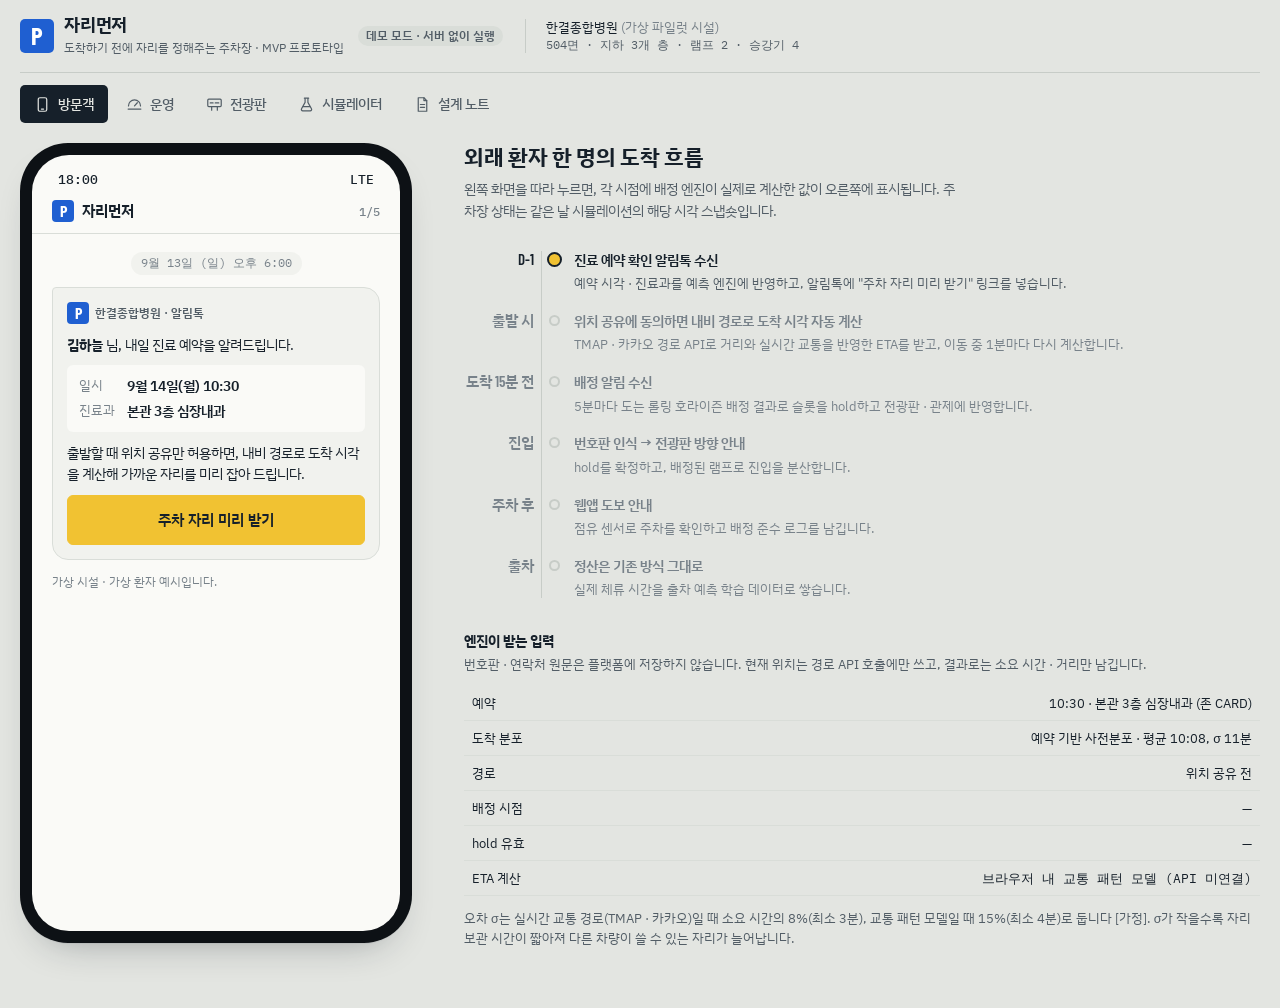
<file: index.html>
<!doctype html>
<html lang="ko">
<head>
<meta charset="utf-8">
<meta name="viewport" content="width=device-width, initial-scale=1, viewport-fit=cover">
<meta name="description" content="도착하기 전에 자리를 정해주는 주차장 — 병원 주차 예측·배정 MVP 프로토타입">
<meta name="theme-color" content="#16202A">
<title>자리먼저 ParkAhead</title>
<link rel="preconnect" href="https://fonts.googleapis.com">
<link rel="preconnect" href="https://fonts.gstatic.com" crossorigin>
<link rel="stylesheet" href="https://fonts.googleapis.com/css2?family=Barlow+Condensed:wght@500;600;700&family=IBM+Plex+Mono:wght@400;500&family=IBM+Plex+Sans+KR:wght@400;500;600;700&display=swap">
<link rel="stylesheet" href="styles.css">
</head>
<body>

<div class="app" data-view="visitor">
  <header class="top">
    <div class="brand">
      <span class="psign" aria-hidden="true">P</span>
      <div><strong>자리먼저</strong><span class="brand-sub">도착하기 전에 자리를 정해주는 주차장 · MVP 프로토타입</span></div>
      <span class="chip neutral" id="modeChip">데모 모드</span>
    </div>
    <div class="facility">
      <span>한결종합병원 <em>(가상 파일럿 시설)</em></span>
      <span class="fac-meta mono">504면 · 지하 3개 층 · 램프 2 · 승강기 4</span>
    </div>
    <div class="clock">
      <button id="play" class="icon-btn" type="button" aria-label="시간 흐름 재생"><svg viewBox="0 0 16 16"><path d="M4 2.5v11l9-5.5z"/></svg></button>
      <input type="range" id="time" min="0" max="43200" step="300" value="10200" aria-label="시뮬레이션 시각">
      <output id="timeOut" for="time">09:50</output>
      <span class="date mono">2026.09.14 (월)</span>
    </div>
  </header>

  <nav class="tabs" aria-label="화면 전환">
    <button type="button" data-view="visitor" aria-current="page"><svg viewBox="0 0 24 24"><rect x="6" y="2.5" width="12" height="19" rx="2.5"/><path d="M10.5 18.5h3"/></svg>방문객</button>
    <button type="button" data-view="ops"><svg viewBox="0 0 24 24"><path d="M3.5 14a8.5 8.5 0 0 1 17 0"/><path d="M12 14l4-4.5"/><path d="M3 18.5h18"/></svg>운영</button>
    <button type="button" data-view="board"><svg viewBox="0 0 24 24"><rect x="2.5" y="4.5" width="19" height="10.5" rx="1.5"/><path d="M8 15v5M16 15v5M6 9.8h4M13 9.8h5"/></svg>전광판</button>
    <button type="button" data-view="sim"><svg viewBox="0 0 24 24"><path d="M9 3h6M10 3v6l-5 9a2 2 0 0 0 1.7 3h10.6a2 2 0 0 0 1.7-3l-5-9V3"/><path d="M7.5 15h9"/></svg>시뮬레이터</button>
    <button type="button" data-view="notes"><svg viewBox="0 0 24 24"><path d="M6 2.5h8l4 4v15H6z"/><path d="M14 2.5v4h4M9 12h6M9 16h6"/></svg>설계 노트</button>
  </nav>

  <main>
    <!-- 방문객 여정 (기획서 5.1) -->
    <section id="view-visitor" class="view">
      <div class="visitor">
        <div class="phone"><div class="phone-screen" id="screen"></div></div>
        <aside class="journey">
          <h2>외래 환자 한 명의 도착 흐름</h2>
          <p class="lede">왼쪽 화면을 따라 누르면, 각 시점에 배정 엔진이 실제로 계산한 값이 오른쪽에 표시됩니다. 주차장 상태는 같은 날 시뮬레이션의 해당 시각 스냅숏입니다.</p>
          <ol class="rail" id="rail"></ol>
          <div class="detail" id="detail"></div>
        </aside>
      </div>
    </section>

    <!-- 운영 대시보드 (기획서 5.2) -->
    <section id="view-ops" class="view" hidden>
      <div class="kpis" id="kpis"></div>
      <div class="ops-grid">
        <div class="stack">
          <div class="panel">
            <div class="panel-head">
              <h3>실시간 점유 · 디지털 트윈</h3>
              <div class="seg" id="floorSeg" role="group" aria-label="층 선택">
                <button type="button" data-f="0">B1</button><button type="button" data-f="1" aria-pressed="true">B2</button><button type="button" data-f="2">B3</button>
              </div>
            </div>
            <div class="map-wrap"><canvas id="opsMap" aria-label="층별 슬롯 상태 지도"></canvas></div>
            <div class="legend">
              <span><i class="sw free"></i>빈자리</span><span><i class="sw held"></i>배정 보관(hold)</span><span><i class="sw occ"></i>주차 중</span><span><i class="sw blocked"></i>차단</span><span><i class="sw closed"></i>평시 폐쇄</span><span><i class="sw dot-dis"></i>장애인</span><span><i class="sw dot-ev"></i>전기차 충전</span>
            </div>
            <p class="slot-info" id="slotInfo">슬롯을 누르면 상태와 보관 중인 차량이 표시됩니다.</p>
            <div class="floor-bars" id="floorBars"></div>
          </div>
          <div class="panel">
            <div class="panel-head"><h3>층별 점유율 (hold 포함)</h3><span class="muted">하루 전체 · 5분 단위</span></div>
            <div class="chart" id="occChart"></div>
          </div>
        </div>
        <div class="stack">
          <div class="panel">
            <div class="panel-head"><h3>도착 예측 · 15분 단위</h3><span class="muted" id="fcMeta"></span></div>
            <div class="chart" id="fcChart"></div>
          </div>
          <div class="panel">
            <h3>병목 경보</h3>
            <ul class="alerts" id="alerts"></ul>
            <h3 style="margin-top:16px">운영 조치</h3>
            <div class="ops-actions" id="opsActions"></div>
            <div id="opResult"></div>
          </div>
          <div class="panel">
            <div class="panel-head"><h3>예외 · 관제 알림</h3><span class="muted">최근 60분</span></div>
            <ul class="exceptions" id="exceptions"></ul>
          </div>
        </div>
      </div>
    </section>

    <!-- 전광판 · 관제 연동 (기획서 5.3) -->
    <section id="view-board" class="view" hidden>
      <div class="boards">
        <figure class="board"><figcaption>서측 램프 게이트 <span id="capW"></span></figcaption><canvas id="ledW" class="led"></canvas><p class="board-note" id="noteW"></p></figure>
        <figure class="board"><figcaption>동측 램프 게이트 <span id="capE"></span></figcaption><canvas id="ledE" class="led"></canvas><p class="board-note" id="noteE"></p></figure>
      </div>
      <div class="panel">
        <div class="panel-head"><h3>관제 연동 로그</h3><span class="muted">상단 시각 기준 최근 30분 · 재생 버튼으로 시간을 흘려보세요</span></div>
        <div class="tbl-wrap"><table class="data" id="evlog"></table></div>
      </div>
    </section>

    <!-- 시뮬레이터 (기획서 8.3) -->
    <section id="view-sim" class="view" hidden>
      <div class="sim">
        <div class="panel controls">
          <div class="ctl"><label for="simSeed">운영일 (합성 수요)</label><select id="simSeed"></select></div>
          <div class="ctl-group">
            <h4>방문객 행동 [가정]</h4>
            <div class="ctl"><label for="simComp">배정 준수율</label><output id="oComp"></output><input type="range" id="simComp" min="0" max="100" step="5"><small>H2 성공 기준 60%</small></div>
            <div class="ctl"><label for="simPart">알림톡 링크 참여율</label><output id="oPart"></output><input type="range" id="simPart" min="10" max="100" step="5"></div>
            <div class="ctl"><label for="simEta">ETA 공유율 (참여자 중)</label><output id="oEta"></output><input type="range" id="simEta" min="0" max="100" step="5"></div>
          </div>
          <div class="ctl-group">
            <h4>배정 정책</h4>
            <div class="ctl"><label for="simCap">hold 상한 (가용 슬롯 대비)</label><output id="oCap"></output><input type="range" id="simCap" min="30" max="100" step="5"></div>
            <div class="ctl"><label for="w1">w1 주행 시간</label><output id="ow1"></output><input type="range" id="w1" min="0" max="3" step="0.1"></div>
            <div class="ctl"><label for="w2">w2 도보 · 승강기</label><output id="ow2"></output><input type="range" id="w2" min="0" max="3" step="0.1"></div>
            <div class="ctl"><label for="w3">w3 램프 혼잡</label><output id="ow3"></output><input type="range" id="w3" min="0" max="3" step="0.1"></div>
            <div class="ctl"><label for="w4">w4 층 균형</label><output id="ow4"></output><input type="range" id="w4" min="0" max="3" step="0.1"></div>
            <div class="ctl"><label for="w5">w5 속성 불일치</label><output id="ow5"></output><input type="range" id="w5" min="0" max="3" step="0.1"></div>
            <label class="switch"><input type="checkbox" id="simB3"><span>B3 D구역 상시 개방<small>평시 폐쇄 42면을 하루 종일 연다</small></span></label>
          </div>
          <button class="btn" type="button" id="simRun">시뮬레이션 실행</button>
          <p class="stale" id="simStale" hidden>설정이 바뀌었습니다. 실행을 누르면 모든 화면에 반영됩니다.</p>
        </div>
        <div class="stack">
          <div class="hyps" id="hyps"></div>
          <div class="panel">
            <div class="panel-head"><h3>정책 비교 · 같은 날, 같은 차량</h3><span class="muted" id="cmpMeta"></span></div>
            <div class="tbl-wrap"><table class="data cmp" id="cmpTable"></table></div>
            <p class="insight" id="insightPolicy"></p>
          </div>
          <div class="panel">
            <div class="panel-head"><h3>준수율에 따른 효과 (롤링 호라이즌, 자율 탐색 대비 감소율)</h3></div>
            <div class="chart" id="sweepChart"></div>
            <p class="insight" id="insightSweep"></p>
          </div>
        </div>
      </div>
    </section>

    <!-- 설계 노트 -->
    <section id="view-notes" class="view" hidden>
      <div class="notes">
        <section>
          <h2>이 프로토타입이 하는 일</h2>
          <p>기획서 v0.1의 MVP 범위(4.1) 중, 실제 시설 연동 없이 소프트웨어만으로 먼저 검증할 수 있는 부분을 브라우저 안에서 모두 돌아가게 만든 것입니다. 관제 · 예약 시스템 대신 가상 시설(한결종합병원)과 합성 수요 데이터를 쓰며, 같은 날 · 같은 차량으로 정책을 바꿔 가며 비교합니다. 서버가 없으므로 링크만 있으면 휴대폰에서도 그대로 실행됩니다.</p>
          <div class="tbl-wrap"><table class="data">
            <thead><tr><th>기획서 항목</th><th>프로토타입 구현</th><th>화면</th></tr></thead>
            <tbody>
              <tr><td>7.1 주차장 그래프 모델</td><td>504면 · 지하 3개 층 · 램프 2 · 승강기 4 · 목적지 존 7. 슬롯마다 램프별 주행 비용과 승강기 경유 도보 비용(시간대별 대기 포함)을 미리 계산</td><td>운영</td></tr>
              <tr><td>7.2 실시간 상태</td><td>FREE / HELD / OCCUPIED / BLOCKED(+평시 폐쇄), 5분 스냅숏</td><td>운영</td></tr>
              <tr><td>8.1 도착 예측</td><td>(a) 집계: 예약별 도착 분포 합산 + 비예약 기저 수요 → P10 / P50 / P90. (b) 개별: 공유 ETA σ 4분, 예약 기반 σ 11분</td><td>운영 · 시뮬레이터</td></tr>
              <tr><td>8.2 배정 최적화</td><td>비용 함수 5항, 그리디 베이스라인과 롤링 호라이즌(30분 창 · 5분 재계산 · 헝가리안 알고리즘), hold 유효시간 · 상한 · 만료 시 재배정</td><td>전 화면</td></tr>
              <tr><td>8.3 시뮬레이터</td><td>이산 사건 시뮬레이션: 게이트 대기열, 비배정 차량의 층 순회 탐색, 준수율, 배정석 선점, 센서 불일치</td><td>시뮬레이터</td></tr>
              <tr><td>5.1 방문객 여정</td><td>알림톡 링크 → 도착 시각 · 동의 → 배정 → 게이트 전광판 → 도보 안내 → 1문항 만족도</td><td>방문객</td></tr>
              <tr><td>5.2 · 5.3 운영 · 관제</td><td>예측 곡선, 층별 점유, 병목 경보, 한 번 누르는 운영 조치, 예외 알림(배정 무시 · 이중 점유 · hold 만료)</td><td>운영 · 전광판</td></tr>
              <tr><td>6.3 열화 안전</td><td>"배정 엔진 중지" 조치 시 hold를 모두 풀고 기존 방식 주차로 전환 — 주차 불가가 아니라 안내 없음</td><td>운영</td></tr>
              <tr><td>7.4 개인정보</td><td>번호판은 끝 4자리만 화면에 쓰고, 동의 없이 ETA를 받지 않음. 실서비스에서는 시설 측 해시 토큰으로 대체</td><td>방문객</td></tr>
            </tbody>
          </table></div>
        </section>
        <section>
          <h2>시뮬레이션에 넣은 [가정] 값</h2>
          <p>모두 파일럿 실측으로 대체할 값입니다. 준수율 · 참여율 · 가중치는 시뮬레이터 탭에서 바꿀 수 있습니다.</p>
          <div class="tbl-wrap"><table class="data">
            <thead><tr><th>항목</th><th>값</th></tr></thead>
            <tbody>
              <tr><td>하루 도착 차량</td><td>예약 980대 + 비예약 420대, 아침 기존 주차 130대</td></tr>
              <tr><td>예약 대비 도착</td><td>예약 22분 전 평균, 표준편차 11분. 4%는 20~50분 지연(ETA 미갱신)</td></tr>
              <tr><td>참여 · 공유 · 준수</td><td>링크 참여 60%, ETA 공유 45%, 배정 준수 65%</td></tr>
              <tr><td>게이트 처리</td><td>차량당 11초 + 램프 안에서 탐색 중인 차량 1대당 1초 (유도요원 배치 시 8초)</td></tr>
              <tr><td>자율 탐색</td><td>시속 7km 순회, 빈자리 지나침 15%, 노란 배정석을 무시하고 주차 25%</td></tr>
              <tr><td>승강기 대기</td><td>승강기별 25~38초 × 시간대 배수(오전 피크 최대 2.4배)</td></tr>
              <tr><td>hold 정책</td><td>유효 = 예상 도착 + 2σ + 10분, 상한 = 가용 슬롯의 70%</td></tr>
              <tr><td>비용 가중치</td><td>w1~w5 = 1.0 · 1.5 · 1.0 · 1.0 · 1.0 (단위: 초 환산)</td></tr>
            </tbody>
          </table></div>
        </section>
        <section>
          <h2>내비게이션 연동 ETA</h2>
          <p>방문객은 도착 시각을 직접 넣지 않습니다. 위치 공유에 동의하면 현재 위치에서 병원까지의 자동차 경로를 내비 경로 API로 계산해, 거리와 실시간 교통이 반영된 소요 시간으로 도착 예정 시각을 잡습니다. 화면을 열어 두면 1분마다 다시 계산하고, 길안내는 선택한 내비 앱(TMAP · 카카오맵 · 네이버 지도)을 딥링크로 엽니다.</p>
          <div class="tbl-wrap"><table class="data">
            <thead><tr><th>ETA 출처</th><th>방식</th><th>오차 σ [가정]</th></tr></thead>
            <tbody>
              <tr><td>TMAP 실시간 교통</td><td>SK open API 자동차 경로안내 (<code>searchOption=0</code> 교통최적) — 서버에 <code>TMAP_APP_KEY</code> 설정 시</td><td>소요 시간의 8%, 최소 3분</td></tr>
              <tr><td>카카오내비 실시간 교통</td><td>카카오모빌리티 길찾기 API — TMAP 실패 시 대체</td><td>소요 시간의 8%, 최소 3분</td></tr>
              <tr><td>교통 패턴 모델</td><td>직선거리 × 우회 계수, 시간대별 도심 · 간선 평균 속도 — 키가 없거나 외부 API 장애 시, 그리고 서버 없는 데모</td><td>소요 시간의 15%, 최소 4분</td></tr>
              <tr><td>내비 파트너 웹훅 (Phase 2)</td><td>내비 앱이 길안내 중 ETA를 서버로 직접 보냄 (<code>POST /v1/partners/{provider}/eta</code>, HMAC 서명)</td><td>3분</td></tr>
            </tbody>
          </table></div>
          <p>한계: 웹 화면에서 TMAP 앱 안의 ETA를 직접 읽을 수는 없습니다. 지금은 같은 TMAP 경로 엔진을 API로 호출하는 방식이며, 방문객이 내비 앱으로 넘어가 이 화면이 백그라운드로 가면 갱신이 멈추고 마지막 계산값을 씁니다. 길안내 중 끊김 없는 ETA는 파트너 웹훅(기획서 4.1 Phase 2)으로 해결합니다.</p>
        </section>
        <section>
          <h2>백엔드 API (FastAPI)</h2>
          <p>레포의 <code>backend/</code>에 부록 B의 핵심 API를 구현했습니다. 배정 엔진은 이 화면의 <code>engine.js</code>와 같은 비용 함수를 Python으로 옮긴 것이고, 테스트가 두 구현의 비용 표 · 슬롯 순위 · 교통 모델 값이 같은지 교차 검증합니다. 서버 주소를 <code>config.js</code>에 넣거나 주소 뒤에 <code>?api=서버주소</code>를 붙이면 방문객 화면이 서버 모드로 바뀝니다.</p>
          <div class="tbl-wrap"><table class="data">
            <thead><tr><th>엔드포인트</th><th>역할</th><th>인증</th></tr></thead>
            <tbody>
              <tr><td><code>POST /v1/facilities/{id}/reservations</code></td><td>예약 어댑터 → 예약 토큰 · 시각 · 존 등록</td><td>시설 키</td></tr>
              <tr><td><code>POST /v1/sessions</code></td><td>알림톡 링크를 연 방문객 세션 생성</td><td>예약 토큰</td></tr>
              <tr><td><code>POST /v1/sessions/{token}/consent</code></td><td>위치 · ETA 공유 동의, 차량 조건, 번호판(즉시 해시)</td><td>세션 토큰</td></tr>
              <tr><td><code>POST /v1/sessions/{token}/eta</code></td><td>현재 위치 → 내비 경로 ETA (TMAP → 카카오 → 모델 순)</td><td>세션 토큰</td></tr>
              <tr><td><code>GET /v1/sessions/{token}/assignment</code></td><td>배정 슬롯 · 램프 · 도보 안내 · 후보 비용 내역</td><td>세션 토큰</td></tr>
              <tr><td><code>POST /v1/facilities/{id}/events</code></td><td>LPR 입출차 · 면 센서 · 게이트 대기 (관제 우선, 입차 시 전광판 문구 반환)</td><td>시설 키</td></tr>
              <tr><td><code>GET /v1/facilities/{id}/forecast</code></td><td>15분 단위 도착 예측 P10 / P50 / P90</td><td>공개(집계값)</td></tr>
              <tr><td><code>GET /v1/facilities/{id}/state</code></td><td>층 · 슬롯 상태 스냅숏</td><td>공개(집계값)</td></tr>
              <tr><td><code>POST /v1/facilities/{id}/operations</code></td><td>구역 개방 · 폐쇄, 엔진 중지(열화 모드), 가중치 · hold 상한</td><td>시설 키</td></tr>
              <tr><td><code>POST /v1/partners/{provider}/eta</code></td><td>Phase 2 내비 파트너 ETA 수신</td><td>HMAC 서명</td></tr>
            </tbody>
          </table></div>
        </section>
        <section>
          <h2>다음 단계</h2>
          <ol>
            <li>SK open API에서 TMAP appKey를 발급받아 서버에 넣고, 파일럿 시설 주변 실제 경로로 ETA 오차(개별 예측 MAE · ±10분 적중률)를 측정</li>
            <li>상태 저장소를 PostgreSQL · Redis로 옮기기 (지금은 서버 메모리, 재시작 시 초기화)</li>
            <li>도면 임포터: 파일럿 시설 도면 → 슬롯 · 통로 · 승강기 그래프 (온보딩 2주 목표의 핵심)</li>
            <li>관제 어댑터(읽기)로 과거 입출차 로그 6개월을 받아 합성 수요를 실측 재생으로 교체</li>
            <li>승강기 대기 분산을 비용 함수에 넣어 H3(도보 25% 감소) 재검증</li>
          </ol>
        </section>
      </div>
    </section>
  </main>
</div>

<script src="config.js"></script>
<script src="engine.js"></script>
<script src="nav.js"></script>
<script src="app.js"></script>
</body>
</html>
</file>
<file: styles.css>
/* 자리먼저 — 주차장 표지 체계에서 가져온 토큰: 콘크리트 바닥, 아스팔트 잉크, 주차선 노랑(배정), 안내 파랑(동선) */
:root {
  --ground: #E3E5E1;
  --surface: #F1F2EE;
  --raised: #FAFAF7;
  --ink: #16202A;
  --ink-2: #525D66;
  --ink-3: #78828A;
  --rule: #C7CCC7;
  --rule-2: #D9DDD8;
  --paint: #F1C232;
  --paint-ink: #6B5100;
  --paint-soft: #F6E4A6;
  --sign: #1F5FD1;
  --sign-soft: #DCE6F8;
  --occ: #3B4651;
  --free: #FBFBF8;
  --free-edge: #A9B0AA;
  --lane: #D3D7D1;
  --ok: #2D8653;
  --warn: #B4630F;
  --crit: #C73B32;
  --s1: #2a78d6;
  --s2: #eb6834;
  --s3: #1baf7a;
  --shadow: 0 1px 0 rgba(22, 32, 42, .05), 0 18px 40px -24px rgba(22, 32, 42, .45);
  --f-sign: "Barlow Condensed", "IBM Plex Sans KR", "Arial Narrow", sans-serif;
  --f-body: "IBM Plex Sans KR", -apple-system, "Apple SD Gothic Neo", "Malgun Gothic", sans-serif;
  --f-mono: "IBM Plex Mono", ui-monospace, "SF Mono", Menlo, monospace;
  color-scheme: light;
}
@media (prefers-color-scheme: dark) {
  :root:not([data-theme="light"]) {
    --ground: #0F1317; --surface: #161B20; --raised: #1C2228; --ink: #E4E7E2; --ink-2: #9BA4AA; --ink-3: #6F7980;
    --rule: #2C343B; --rule-2: #232A30; --paint: #F1C232; --paint-ink: #F1C232; --paint-soft: #3A3116;
    --sign: #6C9DF3; --sign-soft: #1B2A45; --occ: #5A6570; --free: #20272D; --free-edge: #3C464E; --lane: #1A2026;
    --ok: #4CB67A; --warn: #E08A3A; --crit: #E5655C; --s1: #3987e5; --s2: #d95926; --s3: #199e70;
    --shadow: 0 1px 0 rgba(0, 0, 0, .3), 0 18px 40px -24px rgba(0, 0, 0, .8);
    color-scheme: dark;
  }
}
:root[data-theme="dark"] {
  --ground: #0F1317; --surface: #161B20; --raised: #1C2228; --ink: #E4E7E2; --ink-2: #9BA4AA; --ink-3: #6F7980;
  --rule: #2C343B; --rule-2: #232A30; --paint: #F1C232; --paint-ink: #F1C232; --paint-soft: #3A3116;
  --sign: #6C9DF3; --sign-soft: #1B2A45; --occ: #5A6570; --free: #20272D; --free-edge: #3C464E; --lane: #1A2026;
  --ok: #4CB67A; --warn: #E08A3A; --crit: #E5655C; --s1: #3987e5; --s2: #d95926; --s3: #199e70;
  --shadow: 0 1px 0 rgba(0, 0, 0, .3), 0 18px 40px -24px rgba(0, 0, 0, .8);
  color-scheme: dark;
}

* { box-sizing: border-box; }
body { background: var(--ground); color: var(--ink); font: 14px/1.6 var(--f-body); margin: 0; -webkit-font-smoothing: antialiased; }
h1, h2, h3, h4 { text-wrap: balance; margin: 0; line-height: 1.3; }
button { font: inherit; color: inherit; cursor: pointer; }
:focus-visible { outline: 2px solid var(--sign); outline-offset: 2px; }
.mono { font-family: var(--f-mono); font-variant-numeric: tabular-nums; }
.muted { color: var(--ink-2); }
.fine { font-size: 12px; color: var(--ink-3); margin: 0; }
[hidden] { display: none !important; }

.app { max-width: 1320px; margin: 0 auto; padding: 0 20px 48px; }

/* ---------- 상단 ---------- */
.top { display: flex; align-items: center; gap: 22px; padding: 14px 0; border-bottom: 1px solid var(--rule); flex-wrap: wrap; }
.brand { display: flex; align-items: center; gap: 10px; }
.psign { width: 34px; height: 34px; display: grid; place-items: center; background: var(--sign); color: #fff; font: 700 25px/1 var(--f-sign); border-radius: 5px; flex: none; }
.psign.sm { width: 22px; height: 22px; font-size: 16px; border-radius: 4px; }
.brand strong { display: block; font-size: 18px; font-weight: 700; letter-spacing: -.01em; line-height: 1.2; }
.brand-sub { font-size: 12px; color: var(--ink-2); }
.facility { display: flex; flex-direction: column; font-size: 13px; line-height: 1.35; padding-left: 20px; border-left: 1px solid var(--rule); }
.facility em { font-style: normal; color: var(--ink-3); }
.fac-meta { font-size: 11.5px; color: var(--ink-2); }
.clock { margin-left: auto; display: flex; align-items: center; gap: 10px; }
.clock input[type=range] { width: 240px; accent-color: var(--ink); }
.clock output { font: 600 26px/1 var(--f-sign); font-variant-numeric: tabular-nums; min-width: 58px; }
.clock .date { font-size: 11.5px; color: var(--ink-2); }
.icon-btn { width: 34px; height: 34px; display: grid; place-items: center; border: 1px solid var(--rule); background: var(--raised); border-radius: 5px; }
.icon-btn svg { width: 14px; height: 14px; fill: var(--ink); }
.app[data-view="visitor"] .clock, .app[data-view="sim"] .clock, .app[data-view="notes"] .clock { display: none; }

/* ---------- 탭 ---------- */
.tabs { display: flex; gap: 4px; padding: 12px 0 20px; }
.tabs button { display: inline-flex; align-items: center; gap: 7px; padding: 7px 13px; border: 1px solid transparent; background: none; border-radius: 5px; color: var(--ink-2); font-size: 14px; font-weight: 500; }
.tabs button svg { width: 17px; height: 17px; fill: none; stroke: currentColor; stroke-width: 1.7; stroke-linecap: round; stroke-linejoin: round; }
.tabs button:hover { color: var(--ink); border-color: var(--rule); }
.tabs button[aria-current="page"] { background: var(--ink); color: var(--ground); }

/* ---------- 공통 패널 ---------- */
.panel { background: var(--surface); border: 1px solid var(--rule); border-radius: 6px; padding: 16px; min-width: 0; }
.panel h3 { font-size: 13.5px; font-weight: 600; }
.panel-head { display: flex; align-items: center; justify-content: space-between; gap: 12px; margin-bottom: 12px; flex-wrap: wrap; }
.panel-head .muted { font-size: 12px; }
.panel > h3 + * { margin-top: 10px; }
.stack { display: flex; flex-direction: column; gap: 16px; min-width: 0; }

.seg { display: inline-flex; border: 1px solid var(--rule); border-radius: 5px; overflow: hidden; background: var(--raised); }
.seg button { border: 0; background: none; padding: 3px 13px; font: 600 16px/1.4 var(--f-sign); color: var(--ink-2); }
.seg button + button { border-left: 1px solid var(--rule); }
.seg button[aria-pressed="true"] { background: var(--ink); color: var(--ground); }

.chip { display: inline-flex; align-items: center; gap: 5px; font-size: 11.5px; font-weight: 600; padding: 1px 8px; border-radius: 999px; white-space: nowrap; line-height: 1.6; }
.chip.ok { background: color-mix(in srgb, var(--ok) 16%, transparent); color: var(--ok); }
.chip.warn { background: color-mix(in srgb, var(--warn) 16%, transparent); color: var(--warn); }
.chip.crit { background: color-mix(in srgb, var(--crit) 16%, transparent); color: var(--crit); }
.chip.info { background: var(--sign-soft); color: var(--sign); }
.chip.neutral { background: var(--rule-2); color: var(--ink-2); }
.chip.held { background: var(--paint); color: #16202A; }
.hatch { width: 10px; height: 10px; border-radius: 2px; background: repeating-linear-gradient(135deg, var(--paint) 0 3px, #16202A 3px 6px); flex: none; }

.btn { display: inline-flex; align-items: center; justify-content: center; gap: 8px; font-weight: 600; font-size: 15px; padding: 12px 16px; border-radius: 6px; border: 1px solid var(--ink); background: var(--ink); color: var(--ground); width: 100%; }
.btn.paint { background: var(--paint); border-color: var(--paint); color: #16202A; }
.btn.ghost { background: transparent; color: var(--ink); border-color: var(--rule); }
.btn.sm { width: auto; font-size: 13px; padding: 6px 11px; }
.btn:disabled { opacity: .4; cursor: not-allowed; }
.linkbtn { background: none; border: 0; padding: 0; color: var(--sign); font-weight: 500; text-decoration: underline; text-underline-offset: 3px; font-size: 13px; }

/* ---------- 운영 대시보드 ---------- */
.kpis { display: grid; grid-template-columns: repeat(6, minmax(0, 1fr)); background: var(--surface); border: 1px solid var(--rule); border-radius: 6px; margin-bottom: 16px; }
.kpi { padding: 12px 16px 13px; border-left: 1px solid var(--rule); min-width: 0; }
.kpi:first-child { border-left: 0; }
.kpi .lbl { font-size: 12px; color: var(--ink-2); display: block; }
.kpi .val { font: 600 32px/1.1 var(--f-sign); font-variant-numeric: tabular-nums; letter-spacing: .005em; display: flex; align-items: baseline; gap: 4px; }
.kpi .val small { font: 500 14px var(--f-body); color: var(--ink-2); }
.kpi .sub { font-size: 11.5px; color: var(--ink-3); display: flex; gap: 6px; align-items: center; flex-wrap: wrap; margin-top: 2px; }

.ops-grid { display: grid; grid-template-columns: minmax(0, 1.55fr) minmax(0, 1fr); gap: 16px; align-items: start; }
.map-wrap { position: relative; }
.map-wrap canvas { display: block; width: 100%; cursor: crosshair; touch-action: manipulation; }
.legend { display: flex; flex-wrap: wrap; gap: 6px 14px; font-size: 12px; color: var(--ink-2); margin-top: 10px; }
.legend span { display: inline-flex; align-items: center; gap: 6px; }
.sw { width: 12px; height: 12px; border-radius: 2px; display: inline-block; flex: none; }
.sw.free { background: var(--free); box-shadow: inset 0 0 0 1px var(--free-edge); }
.sw.held { background: var(--paint); }
.sw.occ { background: var(--occ); }
.sw.blocked { background: var(--crit); }
.sw.closed { background: transparent; box-shadow: inset 0 0 0 1px var(--free-edge); background-image: repeating-linear-gradient(135deg, var(--free-edge) 0 1px, transparent 1px 4px); }
.sw.dot-dis { background: var(--sign); border-radius: 50%; width: 8px; height: 8px; }
.sw.dot-ev { background: var(--ok); border-radius: 50%; width: 8px; height: 8px; }
.slot-info { margin: 10px 0 0; font-size: 13px; color: var(--ink-2); min-height: 21px; }
.slot-info b { color: var(--ink); font-family: var(--f-mono); font-weight: 500; }
.floor-bars { display: grid; grid-template-columns: repeat(3, minmax(0, 1fr)); gap: 12px; margin-top: 14px; padding-top: 12px; border-top: 1px solid var(--rule-2); }
.fbar { font-size: 12px; color: var(--ink-2); }
.fbar strong { font: 600 18px var(--f-sign); color: var(--ink); margin-right: 4px; }
.fbar .track { height: 6px; border-radius: 3px; background: var(--rule-2); display: flex; overflow: hidden; margin-top: 5px; gap: 1px; }
.fbar .track i { display: block; height: 100%; }

.alerts, .exceptions { list-style: none; margin: 0; padding: 0; display: flex; flex-direction: column; }
.alerts li { display: grid; grid-template-columns: auto minmax(0, 1fr) auto; gap: 10px; align-items: center; padding: 9px 0; border-top: 1px solid var(--rule-2); font-size: 13px; }
.alerts li:first-child { border-top: 0; padding-top: 2px; }
.exceptions li { display: grid; grid-template-columns: 44px auto minmax(0, 1fr); gap: 8px; align-items: baseline; padding: 7px 0; border-top: 1px solid var(--rule-2); font-size: 12.5px; }
.exceptions li:first-child { border-top: 0; }
.exceptions .mono { color: var(--ink-3); font-size: 12px; }
.empty { color: var(--ink-3); font-size: 13px; padding: 6px 0; }
.ops-actions { display: grid; gap: 8px; margin-top: 10px; }
.opbtn { display: grid; grid-template-columns: minmax(0, 1fr) auto; gap: 2px 10px; text-align: left; padding: 10px 12px; border: 1px solid var(--rule); border-radius: 6px; background: var(--raised); }
.opbtn b { font-weight: 600; font-size: 13.5px; }
.opbtn span { font-size: 12px; color: var(--ink-2); grid-column: 1; }
.opbtn .chip { grid-row: 1 / span 2; grid-column: 2; align-self: center; }
.opbtn:hover:not(:disabled) { border-color: var(--ink-2); }
.opbtn:disabled { cursor: default; }
.op-result { font-size: 12.5px; color: var(--ink-2); margin-top: 10px; padding: 10px 12px; background: var(--raised); border-radius: 6px; border: 1px dashed var(--rule); }
.op-result b { color: var(--ink); }

/* ---------- 차트 ---------- */
.chart { position: relative; min-height: 120px; }
.chart svg { display: block; max-width: 100%; overflow: visible; }
.chart .grid { stroke: var(--rule-2); stroke-width: 1; }
.chart .axis { stroke: var(--rule); stroke-width: 1; }
.chart .tick { fill: var(--ink-3); font: 11px var(--f-mono); }
.chart .dlabel { fill: var(--ink-2); font: 500 11.5px var(--f-body); }
.chart .now { stroke: var(--ink); stroke-width: 1; stroke-dasharray: 3 3; }
.chart .nowlbl { fill: var(--ink); font: 600 11px var(--f-body); }
.chart .xh { stroke: var(--ink-3); stroke-width: 1; }
.chart .target { stroke: var(--ink-2); stroke-width: 1; stroke-dasharray: 5 4; }
.chart-legend { display: flex; flex-wrap: wrap; gap: 4px 14px; font-size: 12px; color: var(--ink-2); margin-bottom: 8px; }
.chart-legend span { display: inline-flex; align-items: center; gap: 6px; }
.chart-legend i { width: 14px; height: 2px; border-radius: 1px; display: inline-block; }
.chart-legend i.band { height: 10px; border-radius: 2px; opacity: .35; }
.chart-legend i.bar { width: 8px; height: 10px; border-radius: 2px 2px 0 0; }
.tip { position: absolute; top: 4px; pointer-events: none; background: var(--raised); border: 1px solid var(--rule); box-shadow: var(--shadow); padding: 7px 9px; font-size: 12px; border-radius: 5px; white-space: nowrap; z-index: 5; line-height: 1.5; }
.tip b { font-family: var(--f-mono); font-weight: 500; }
.tip .row { display: flex; align-items: center; gap: 6px; }
.tip .row i { width: 8px; height: 8px; border-radius: 2px; display: inline-block; }

/* ---------- 방문객 ---------- */
.visitor { display: grid; grid-template-columns: 404px minmax(0, 1fr); gap: 40px; align-items: start; }
.phone { width: 392px; height: 800px; border-radius: 48px; background: #0D1115; padding: 12px; box-shadow: var(--shadow); position: sticky; top: 16px; }
.phone-screen { height: 100%; border-radius: 37px; overflow: hidden; background: var(--raised); display: flex; flex-direction: column; }
.ph-status { display: flex; justify-content: space-between; padding: 14px 26px 4px; font-size: 12.5px; font-weight: 500; }
.ph-app { display: flex; align-items: center; gap: 8px; padding: 6px 20px 10px; font-weight: 700; font-size: 15px; border-bottom: 1px solid var(--rule-2); }
.ph-app .ph-step { margin-left: auto; font: 500 12px var(--f-mono); color: var(--ink-3); }
.scr { flex: 1; overflow-y: auto; padding: 18px 20px 24px; display: flex; flex-direction: column; gap: 16px; }
.scr h2 { font-size: 21px; font-weight: 700; letter-spacing: -.015em; }
.scr .lead { margin: -8px 0 0; color: var(--ink-2); font-size: 13.5px; }

.chat { display: flex; flex-direction: column; gap: 12px; }
.chat-day { align-self: center; font-size: 11.5px; color: var(--ink-3); background: var(--surface); padding: 2px 10px; border-radius: 999px; }
.bubble { background: var(--surface); border: 1px solid var(--rule-2); border-radius: 4px 16px 16px 16px; padding: 14px; display: flex; flex-direction: column; gap: 10px; font-size: 13.5px; }
.bubble p { margin: 0; }
.bubble-from { font-size: 12px; font-weight: 600; color: var(--ink-2); display: flex; align-items: center; gap: 6px; }
.bubble dl { display: grid; grid-template-columns: auto 1fr; gap: 3px 12px; margin: 0; padding: 10px 12px; background: var(--raised); border-radius: 6px; }
.bubble dt { color: var(--ink-3); font-size: 12.5px; }
.bubble dd { margin: 0; font-weight: 600; }

.field { display: flex; flex-direction: column; gap: 7px; }
.field > label, .field > .lbl { font-size: 12.5px; color: var(--ink-2); font-weight: 500; }
.resv { display: grid; grid-template-columns: auto 1fr; gap: 2px 12px; padding: 12px 14px; border: 1px solid var(--rule-2); border-radius: 6px; background: var(--surface); font-size: 13.5px; }
.resv span { color: var(--ink-3); }
.plate { font: 600 22px var(--f-mono); letter-spacing: .12em; width: 128px; padding: 6px 10px; border: 1px solid var(--rule); border-radius: 5px; background: var(--raised); color: var(--ink); }
.opts { display: flex; flex-wrap: wrap; gap: 6px; }
.opt { display: inline-flex; align-items: center; gap: 6px; padding: 6px 11px; border: 1px solid var(--rule); border-radius: 999px; font-size: 13px; background: var(--raised); }
.opt[aria-pressed="true"] { background: var(--ink); color: var(--ground); border-color: var(--ink); }
.stepper { display: grid; grid-template-columns: 52px 1fr 52px; align-items: center; border: 1px solid var(--rule); border-radius: 6px; overflow: hidden; }
.stepper button { height: 52px; border: 0; background: var(--surface); font-size: 13px; font-weight: 600; }
.stepper output { text-align: center; font: 600 34px/1 var(--f-sign); font-variant-numeric: tabular-nums; }
.stepper output small { display: block; font: 400 11.5px var(--f-body); color: var(--ink-3); margin-top: 3px; }
.switch { display: flex; align-items: flex-start; gap: 10px; font-size: 13px; cursor: pointer; }
.switch input { width: 18px; height: 18px; accent-color: var(--ink); margin: 2px 0 0; flex: none; }
.switch small { display: block; color: var(--ink-3); font-size: 12px; }

.slotsign { background: #121820; color: #F4F5F0; border-radius: 8px; padding: 16px 18px; display: grid; grid-template-columns: auto 1fr; column-gap: 16px; align-items: center; }
.slotsign .flr { background: #F1C232; color: #121820; font: 700 44px/1 var(--f-sign); padding: 8px 10px 6px; border-radius: 4px; grid-row: span 2; letter-spacing: .01em; }
.slotsign .zn { font-size: 14px; font-weight: 500; color: #C9CFD4; }
.slotsign .no { font: 700 62px/.9 var(--f-sign); letter-spacing: .01em; font-variant-numeric: tabular-nums; }
.slotsign .no small { font: 500 17px var(--f-body); margin-left: 4px; color: #C9CFD4; }
.facts { display: grid; grid-template-columns: repeat(2, minmax(0, 1fr)); gap: 1px; background: var(--rule-2); border: 1px solid var(--rule-2); border-radius: 6px; overflow: hidden; }
.facts div { background: var(--raised); padding: 9px 12px; }
.facts span { font-size: 11.5px; color: var(--ink-3); display: block; }
.facts b { font: 600 20px/1.2 var(--f-sign); font-variant-numeric: tabular-nums; }
.route { margin: 0; padding: 0; list-style: none; font-size: 13.5px; display: flex; flex-direction: column; gap: 6px; }
.route li { display: flex; gap: 8px; }
.route li::before { content: "›"; color: var(--ink-3); font-weight: 700; }
.ph-map canvas { display: block; width: 100%; border-radius: 6px; border: 1px solid var(--rule-2); }
.notice { background: var(--paint-soft); border: 1px solid var(--paint); color: var(--ink); padding: 10px 12px; border-radius: 6px; font-size: 13px; }
.notice b { font-weight: 600; }
.navcard { border: 1px solid var(--rule); border-radius: 8px; padding: 14px; display: flex; flex-direction: column; gap: 12px; background: var(--surface); }
.navcard-head { display: flex; justify-content: space-between; align-items: center; gap: 8px; }
.navcard-head .mono { font-size: 12px; color: var(--ink-3); }
.eta-big { display: flex; align-items: baseline; gap: 10px; flex-wrap: wrap; }
.eta-big b { font: 700 48px/1 var(--f-sign); font-variant-numeric: tabular-nums; letter-spacing: .01em; }
.eta-big span { font-size: 13px; color: var(--ink-2); }
.navcard .btn.ghost { text-decoration: none; }
.opt:disabled { opacity: .45; cursor: not-allowed; }
.brand .chip { margin-left: 4px; align-self: center; }
.led { display: block; width: 100%; border-radius: 6px; border: 7px solid #22282E; background: #060807; }
.steps { list-style: none; margin: 0; padding: 0; display: flex; flex-direction: column; }
.steps li { display: grid; grid-template-columns: 26px minmax(0, 1fr) auto; gap: 10px; align-items: start; padding: 10px 0; border-top: 1px solid var(--rule-2); font-size: 13.5px; }
.steps li:first-child { border-top: 0; }
.steps .n { width: 22px; height: 22px; border-radius: 50%; display: grid; place-items: center; font: 600 13px var(--f-sign); background: var(--sign); color: #fff; }
.steps .n.done { background: var(--ok); }
.steps .t { font: 500 12.5px var(--f-mono); color: var(--ink-2); padding-top: 1px; }
.rate { display: grid; grid-template-columns: repeat(5, 1fr); gap: 6px; }
.rate button { padding: 9px 0; border: 1px solid var(--rule); border-radius: 6px; background: var(--raised); font: 600 18px var(--f-sign); }
.rate button[aria-pressed="true"] { background: var(--ink); color: var(--ground); border-color: var(--ink); }

.journey h2 { font-size: 22px; font-weight: 700; letter-spacing: -.015em; }
.journey .lede { color: var(--ink-2); max-width: 62ch; margin: 6px 0 18px; }
.rail { list-style: none; margin: 0 0 24px; padding: 0; position: relative; }
.rail::before { content: ""; position: absolute; left: 77px; top: 10px; bottom: 10px; width: 1px; background: var(--rule); }
.rail li { display: grid; grid-template-columns: 70px 16px minmax(0, 1fr); gap: 0 12px; padding: 8px 0; color: var(--ink-3); position: relative; }
.rail .when { font: 600 15px/1.4 var(--f-sign); text-align: right; }
.rail .dot { width: 11px; height: 11px; border-radius: 50%; background: var(--ground); border: 2px solid var(--rule); margin-top: 5px; justify-self: center; position: relative; }
.rail .body b { display: block; font-weight: 600; font-size: 14px; }
.rail .body p { margin: 2px 0 0; font-size: 13px; }
.rail li.past { color: var(--ink-2); }
.rail li.past .dot { background: var(--ink-2); border-color: var(--ink-2); }
.rail li.cur { color: var(--ink); }
.rail li.cur .dot { background: var(--paint); border-color: #16202A; width: 15px; height: 15px; margin-top: 3px; }
.rail li.cur .body p { color: var(--ink-2); }

.detail h3 { font-size: 14px; margin-bottom: 4px; }
.detail .muted { font-size: 12.5px; margin: 0 0 12px; }
.tbl-wrap { overflow-x: auto; }
table.data { width: 100%; border-collapse: collapse; font-size: 12.5px; font-variant-numeric: tabular-nums; }
table.data th { text-align: right; font-weight: 500; color: var(--ink-2); padding: 6px 8px; border-bottom: 1px solid var(--rule); white-space: nowrap; }
table.data td { text-align: right; padding: 7px 8px; border-bottom: 1px solid var(--rule-2); white-space: nowrap; }
table.data th:first-child, table.data td:first-child { text-align: left; }
table.data tr.pick td { background: color-mix(in srgb, var(--paint) 22%, transparent); }
table.data td.lab { font-family: var(--f-mono); }
.compare { display: grid; grid-template-columns: repeat(2, minmax(0, 1fr)); gap: 12px; margin-top: 16px; }
.compare > div { padding: 12px 14px; border: 1px solid var(--rule); border-radius: 6px; background: var(--surface); }
.compare span { font-size: 12px; color: var(--ink-2); display: block; }
.compare b { font: 600 28px/1.2 var(--f-sign); font-variant-numeric: tabular-nums; }
.compare small { display: block; font-size: 12px; color: var(--ink-3); }
.compare .us { border-color: var(--ink); }

/* ---------- 전광판 ---------- */
.boards { display: grid; grid-template-columns: repeat(2, minmax(0, 1fr)); gap: 16px; margin-bottom: 16px; }
.board { margin: 0; background: var(--surface); border: 1px solid var(--rule); border-radius: 6px; padding: 14px; }
.board figcaption { display: flex; justify-content: space-between; align-items: center; font-size: 13.5px; font-weight: 600; margin-bottom: 10px; }
.board figcaption span { font: 400 12px var(--f-mono); color: var(--ink-3); }
.board-note { font-size: 12.5px; color: var(--ink-2); margin: 10px 0 0; }

/* ---------- 시뮬레이터 ---------- */
.sim { display: grid; grid-template-columns: 300px minmax(0, 1fr); gap: 20px; align-items: start; }
.controls { display: flex; flex-direction: column; gap: 14px; position: sticky; top: 16px; }
.ctl { display: grid; grid-template-columns: minmax(0, 1fr) auto; gap: 2px 8px; align-items: center; font-size: 13px; }
.ctl label { font-weight: 500; }
.ctl output { font: 500 12.5px var(--f-mono); color: var(--ink-2); }
.ctl input[type=range] { grid-column: 1 / -1; width: 100%; accent-color: var(--ink); }
.ctl small { grid-column: 1 / -1; font-size: 11.5px; color: var(--ink-3); }
.ctl select { grid-column: 1 / -1; font: inherit; padding: 6px 8px; border: 1px solid var(--rule); border-radius: 5px; background: var(--raised); color: var(--ink); }
.ctl-group { border-top: 1px solid var(--rule-2); padding-top: 12px; display: flex; flex-direction: column; gap: 10px; }
.ctl-group > h4 { font-size: 12px; color: var(--ink-2); font-weight: 600; letter-spacing: .02em; }
.stale { font-size: 12px; color: var(--warn); }
.hyps { display: grid; grid-template-columns: repeat(4, minmax(0, 1fr)); gap: 12px; margin-bottom: 16px; }
.hyp { background: var(--surface); border: 1px solid var(--rule); border-radius: 6px; padding: 12px 14px; display: flex; flex-direction: column; gap: 4px; min-width: 0; }
.hyp .hid { display: flex; justify-content: space-between; align-items: center; gap: 6px; }
.hyp .hid b { font: 700 16px var(--f-sign); letter-spacing: .03em; }
.hyp p { margin: 0; font-size: 12.5px; color: var(--ink-2); }
.hyp .res { font: 600 30px/1.1 var(--f-sign); font-variant-numeric: tabular-nums; }
.hyp .res small { font: 400 12px var(--f-body); color: var(--ink-3); margin-left: 4px; }
table.cmp th, table.cmp td { padding: 9px 10px; }
table.cmp td.metric { font-size: 13px; }
table.cmp td.metric small { display: block; color: var(--ink-3); font-size: 11.5px; }
table.cmp td b { font: 600 17px var(--f-sign); font-variant-numeric: tabular-nums; }
.dlt { font-size: 11.5px; font-weight: 600; margin-left: 6px; }
.dlt.good { color: var(--ok); }
.dlt.bad { color: var(--crit); }
.insight { margin: 12px 0 0; font-size: 13.5px; max-width: 72ch; }
.insight b { font-weight: 600; }

/* ---------- 설계 노트 ---------- */
.notes { max-width: 900px; display: flex; flex-direction: column; gap: 28px; }
.notes section { display: flex; flex-direction: column; gap: 10px; }
.notes h2 { font-size: 20px; font-weight: 700; letter-spacing: -.01em; }
.notes p { margin: 0; max-width: 68ch; color: var(--ink-2); }
.notes table.data td, .notes table.data th { white-space: normal; text-align: left; vertical-align: top; }
.notes code { font: 12.5px var(--f-mono); background: var(--rule-2); padding: 1px 5px; border-radius: 3px; }
.notes ol { margin: 0; padding-left: 20px; color: var(--ink-2); display: flex; flex-direction: column; gap: 4px; max-width: 70ch; }

/* ---------- 반응형 ---------- */
@media (max-width: 1100px) {
  .kpis { grid-template-columns: repeat(3, minmax(0, 1fr)); }
  .kpi:nth-child(4) { border-left: 0; }
  .kpi:nth-child(n+4) { border-top: 1px solid var(--rule); }
  .hyps { grid-template-columns: repeat(2, minmax(0, 1fr)); }
  .visitor { grid-template-columns: 1fr; }
  .phone { position: static; margin: 0 auto; }
}
@media (max-width: 860px) {
  .ops-grid, .sim, .boards { grid-template-columns: 1fr; }
  .controls { position: static; }
}
@media (max-width: 760px) {
  body { padding-bottom: 76px; }
  .app { padding: 0 14px 24px; }
  .top { gap: 10px 14px; padding: 10px 0; }
  .facility { display: none; }
  .brand-sub { display: none; }
  .clock { margin-left: 0; width: 100%; }
  .clock input[type=range] { flex: 1; width: auto; }
  .clock .date { display: none; }
  .tabs { position: fixed; left: 0; right: 0; bottom: 0; z-index: 30; background: var(--raised); border-top: 1px solid var(--rule); padding: 6px 4px calc(6px + env(safe-area-inset-bottom)); justify-content: space-around; gap: 0; }
  .tabs button { flex-direction: column; gap: 2px; font-size: 11px; padding: 5px 4px; flex: 1; }
  .tabs button[aria-current="page"] { background: none; color: var(--ink); }
  .tabs button[aria-current="page"] svg { stroke: var(--sign); }
  main { padding-top: 14px; }
  .kpis { grid-template-columns: repeat(2, minmax(0, 1fr)); }
  .kpi { border-left: 0; border-top: 1px solid var(--rule); }
  .kpi:nth-child(-n+2) { border-top: 0; }
  .kpi:nth-child(even) { border-left: 1px solid var(--rule); }
  .kpi .val { font-size: 28px; }
  .phone { width: 100%; height: auto; border-radius: 0; background: none; padding: 0; box-shadow: none; }
  .phone-screen { border-radius: 10px; border: 1px solid var(--rule); min-height: 70vh; }
  .ph-status { display: none; }
  .ph-app { padding-top: 12px; }
  .scr { overflow: visible; }
  .visitor { gap: 28px; }
  .hyps { grid-template-columns: 1fr 1fr; gap: 8px; }
  .compare { grid-template-columns: 1fr 1fr; }
  .rail::before { left: 61px; }
  .rail li { grid-template-columns: 54px 16px minmax(0, 1fr); }
}
@media (prefers-reduced-motion: no-preference) {
  .scr > * { animation: rise .28s ease-out both; }
  @keyframes rise { from { transform: translateY(6px); } to { transform: none; } }
}
</file>
